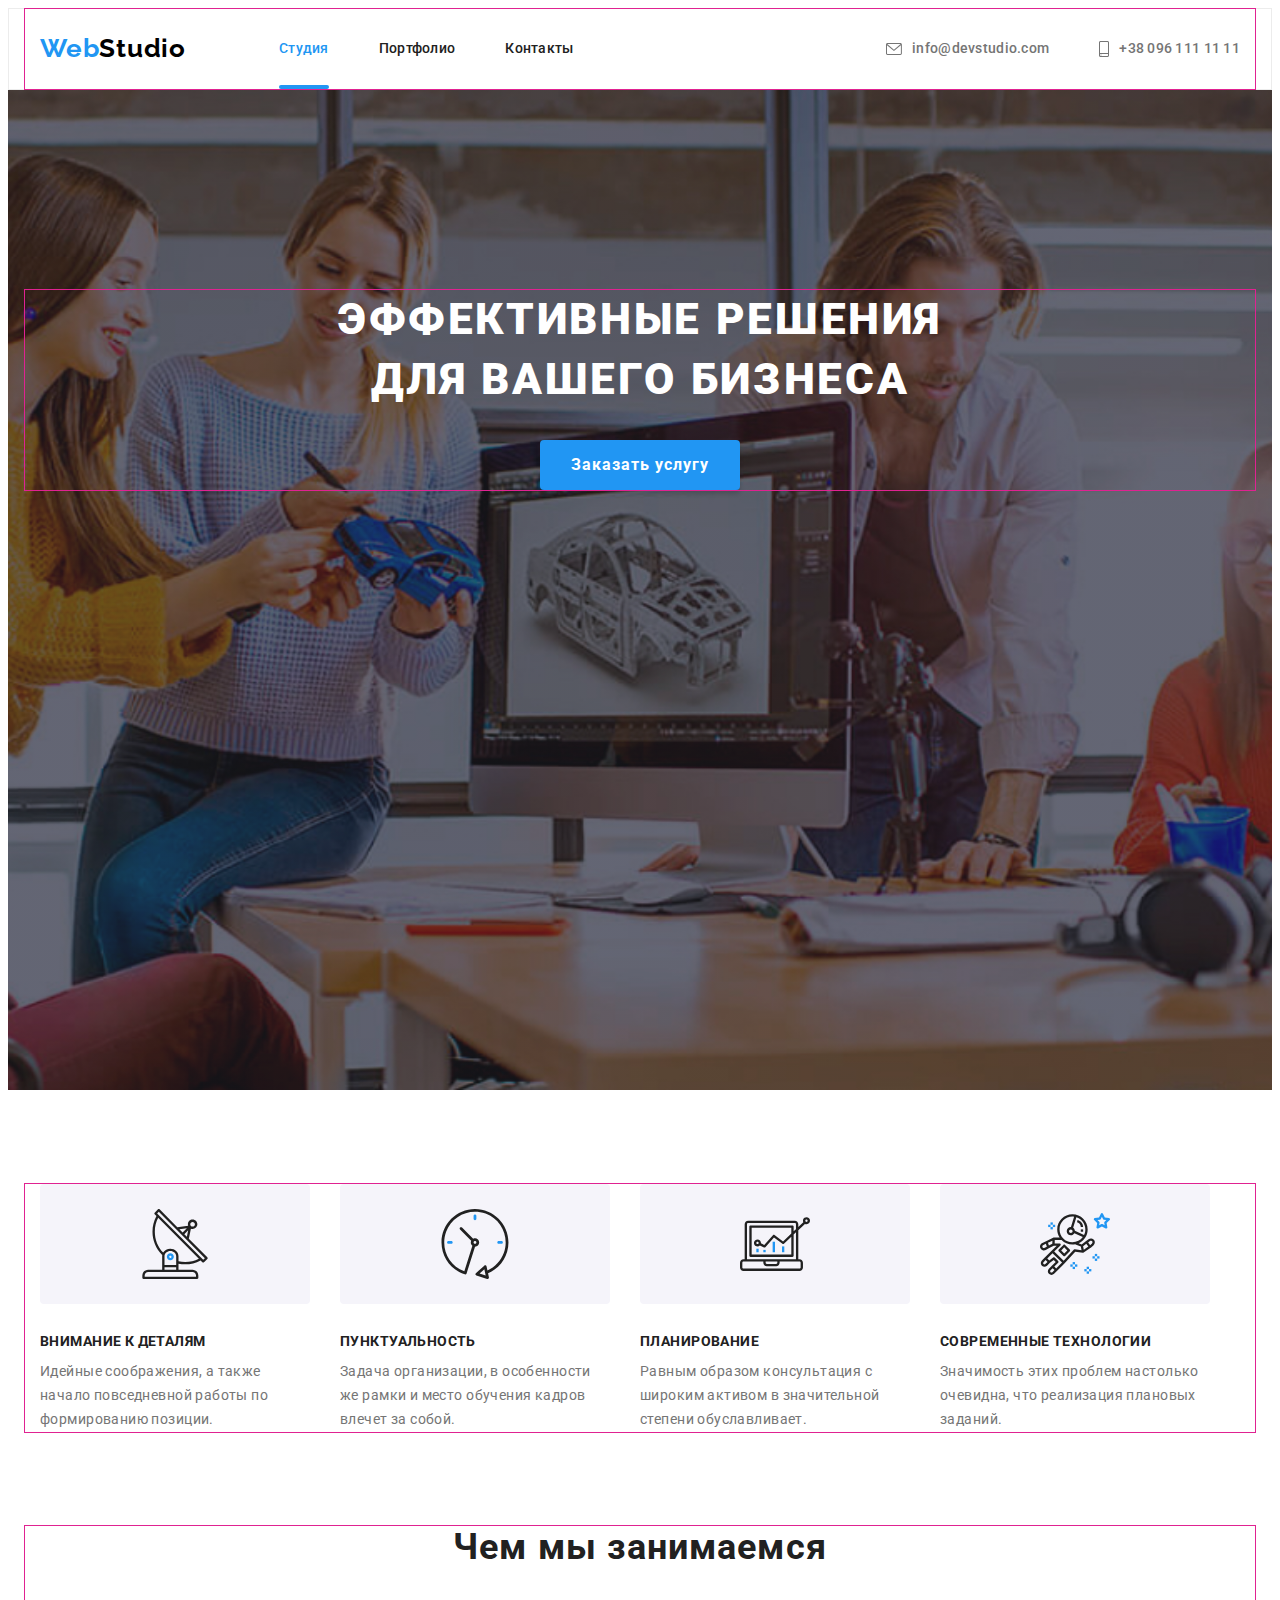
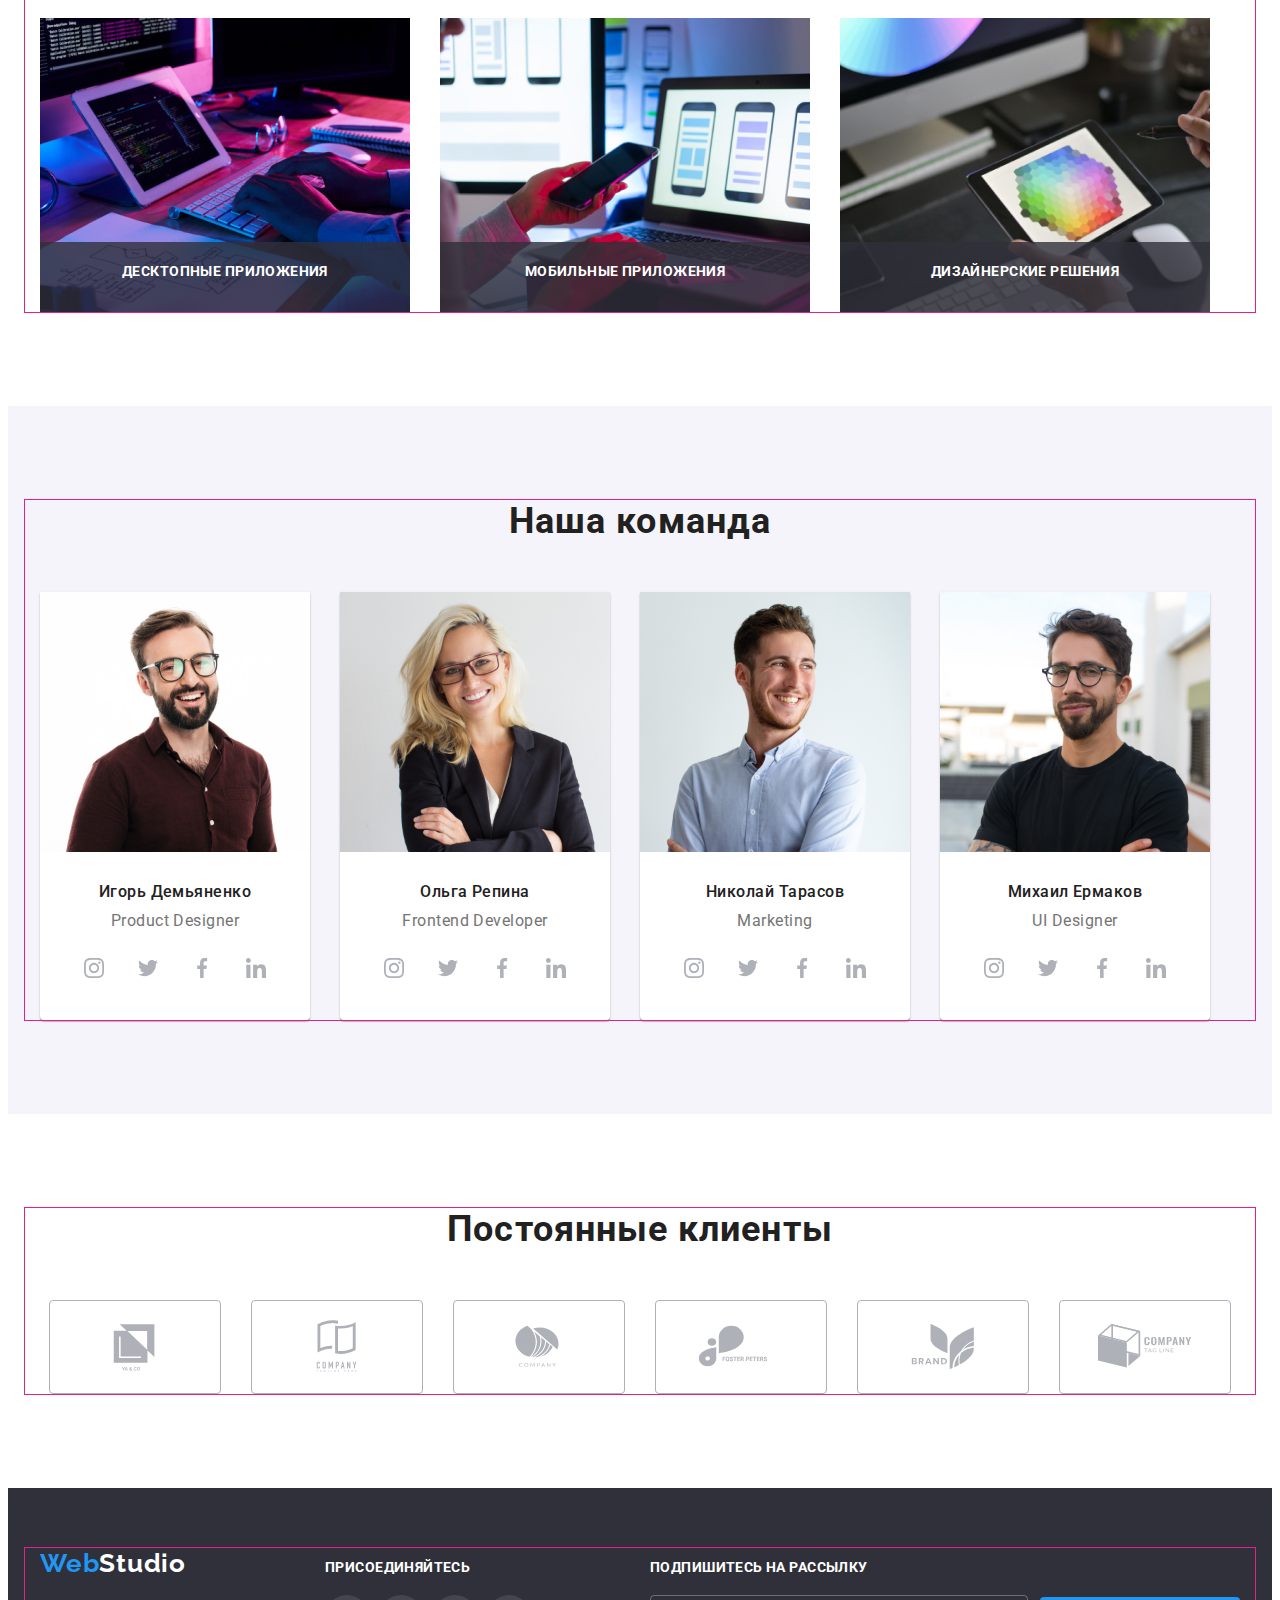
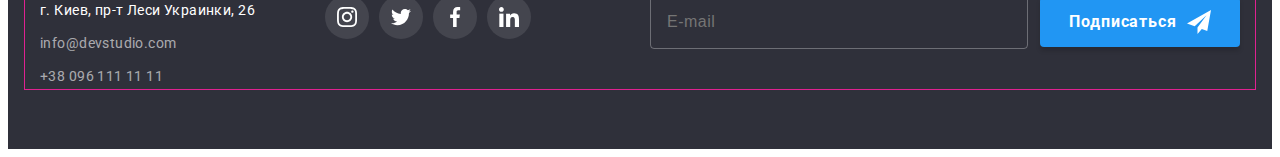
<file: index.html>
<!DOCTYPE html>
<html lang="ru">
<head>
    <meta charset="UTF-8">
    <meta http-equiv="X-UA-Compatible" content="IE=edge">
    <meta name="viewport" content="width=device-width, initial-scale=1.0">
    <link rel="preconnect" href="https://fonts.googleapis.com">
    <link rel="preconnect" href="https://fonts.gstatic.com" crossorigin>
    <link href="https://fonts.googleapis.com/css2?family=Raleway:wght@700&family=Roboto:wght@400;500;700;900&display=swap"
        rel="stylesheet">
        <link rel="stylesheet" href="https://cdnjs.cloudflare.com/ajax/libs/modern-normalize/1.1.0/modern-normalize.min.css"
            integrity="sha512-wpPYUAdjBVSE4KJnH1VR1HeZfpl1ub8YT/NKx4PuQ5NmX2tKuGu6U/JRp5y+Y8XG2tV+wKQpNHVUX03MfMFn9Q=="
            crossorigin="anonymous" referrerpolicy="no-referrer" />
       <link rel="stylesheet" href="./css/main.min.css">
    <title>Студия</title>
</head>
<body>
   <header class="header">
       <div class="container">
       <nav class="navigation">
           <a href="" lang="en" class="logo logo--dark link"> <span class="logo__accent">Web</span>Studio</a>
           <ul class="nav-list list"> 
               <li class="nav__item"><a href="" class="nav__link link current">Студия</a></li>
               <li class="nav__item"><a href="./portfolio.html" class="nav__link link">Портфолио</a></li>
               <li class="nav__item"><a href="" class="nav__link link">Контакты</a></li>
           </ul>
       </nav>
            <ul class="list-contacts list">
                <li class="list-contacts__item">
                    <a href="mailto:info@devstudio.com" class="list-contacts__link link current "> 
                <svg class="list-contacts__icon icon-envelope" width="16" height="12">
                    <use href="./images/icons.svg#icon-envelope"></use>
                </svg>  info@devstudio.com</a>
                </li>
                <li class="list-contacts__item">
                        <a href="tel:+380961111111" class="list-contacts__link link ">
                        <svg class="list-contacts__icon icon-smartphone" width="10" height="16">
                            <use href="./images/icons.svg#icon-smartphone"></use>
                        </svg> +38 096 111 11 11</a>
                    </li>
            </ul>
        </div>
          </header>
   <main>
      <section class="hero section">
          <div class="container ">
          <h1 class="hero__title">Эффективные решения для вашего бизнеса</h1>
          <button type="button" class="hero__btn btn" data-modal-open >Заказать услугу</button>
          </div>
      </section> 
      <section class="feature section">
        <div class="container">
          <h2  class="feature-top__title  visually-hidden">Преимущества</h2>
          <ul class="feature-list list">
              <li class="feature-list__item">
                  <div class="feature-gallery">
                    <svg class="feature-gallery__icon icon-antenna" width="70" height="70">
                    <use href="./images/icons.svg#icon-antenna-1"></use>
                </svg></div>
                  <h3 class="feature-bottom__title bottom-title--dark">Внимание к деталям</h3>
                  <p class="feature__text">Идейные соображения, а также начало повседневной работы по формированию позиции.</p>
              </li>
              <li class="feature-list__item">
                <div class="feature-gallery">
                <svg class="feature-gallery__icon icon-clock" width="70" height="70">
                    <use href="./images/icons.svg#icon-clock-1"></use>
                </svg></div>
                  <h3 class="feature-bottom__title bottom-title--dark">Пунктуальность</h3>
                  <p class="feature__text">Задача организации, в особенности  же рамки и место обучения кадров  влечет за собой.</p>
              </li>
              <li class="feature-list__item">
                <div class="feature-gallery">
                <svg class="feature-gallery__icon icon-diagram" width="70" height="70">
                    <use href="./images/icons.svg#icon-diagram-1"></use>
                </svg></div>
                  <h3 class="feature-bottom__title bottom-title--dark">Планирование</h3>
                  <p class="feature__text">Равным образом консультация с  широким активом в значительной степени обуславливает.</p>
              </li>
              <li class="feature-list__item">
                <div class="feature-gallery">
                <svg class="feature-gallery__icon icon-astronaut" width="70" height="70">
                    <use href="./images/icons.svg#icon-astronaut-1"></use>
                </svg></div>
                  <h3 class="feature-bottom__title bottom-title--dark">Современные технологии</h3>
                  <p class="feature__text">Значимость этих проблем настолько  очевидна, что реализация плановых заданий.</p>
              </li>
          </ul>
          </div>
      </section>
      <section class="work section">
          <div class="container">
          <h2 class="work-top__title">Чем мы занимаемся</h2>
          <ul class="work-list list">
              <li class="work-list__item">
                <div class="work-thumb">
                    <img src="./images/box1.jpg" alt="работа с ноутбуками" width="370">
                <div class="work-thumb__title">
                    <h3 class="work-bottom__title bottom-title--light">Десктопные приложения</h3>
                </div>
                </div>
            </li>
              <li class="work-list__item">
                  <div class="work-thumb">
                  <img src="./images/box2.jpg" alt="работа со сматрфоном" width="370">
                <div class="work-thumb__title">
                    <h3 class="work-bottom__title bottom-title--light">Мобильные приложения</h3>
                </div>
                </div>
            </li>
              <li class="work-list__item">
                  <div class="work-thumb">
                  <img src="./images/box3.jpg" alt="работа с планшетом" width="370">
                <div class="work-thumb__title">
                    <h3 class="work-bottom__title bottom-title--light">Дизайнерские решения</h3>
                </div>
                </div>
            </li>
          </ul>
        </div>
      </section>
      <section class="team section">
          <div class="container">
          <h2 class="team-top__title">Наша команда</h2>
          <ul class="team-list list">
              <li class="team-list__item">
                  <img class="team-list__img" src="./images/photo1.jpg" alt="Product Designer" width="270">
                  <h3 class="team-bottom__title">Игорь Демьяненко</h3>
                  <p lang="en" class="team-list__text">Product Designer</p>
                  <ul class="soc-list  list">
                      <li class="soc-list__item "><a class="soc-list__link soc-list__link--white" href="">
                          <svg class="soc-list__icon soc-list__icon--grey" width="20" height="20">
                        <use href="./images/icons.svg#icon-instagram-2"></use>
                    </svg></a></li>
                      <li class="soc-list__item "><a class="soc-list__link soc-list__link--white" href="">
                          <svg class="soc-list__icon soc-list__icon--grey" width="20" height="20">
                        <use href="./images/icons.svg#icon-twitter-1"></use>
                    </svg></a></li>
                      <li class="soc-list__item "><a class="soc-list__link soc-list__link--white" href="">
                          <svg class="soc-list__icon soc-list__icon--grey" width="20" height="20">
                        <use href="./images/icons.svg#icon-facebook-1"></use>
                    </svg></a></li>
                      <li class="soc-list__item "><a class="soc-list__link soc-list__link--white" href="">
                          <svg class="soc-list__icon soc-list__icon--grey" width="20" height="20">
                        <use href="./images/icons.svg#icon-linkedin-1"></use>
                    </svg></a></li>
                  </ul>
              </li>
              <li class="team-list__item">
                  <img class="team-list__img" src="./images/photo2.jpg" alt="Ольга Репин" width="270">
                  <h3 class="team-bottom__title">Ольга Репина</h3>
                  <p lang="en" class="team-list__text">Frontend Developer</p>
                <ul class="soc-list  list">
                    <li class="soc-list__item "><a class="soc-list__link soc-list__link--white " href="">
                            <svg class="soc-list__icon soc-list__icon--grey" width="20" height="20">
                                <use href="./images/icons.svg#icon-instagram-2"></use>
                            </svg></a></li>
                    <li class="soc-list__item "><a class="soc-list__link soc-list__link--white" href="">
                            <svg class="soc-list__icon soc-list__icon--grey" width="20" height="20">
                                <use href="./images/icons.svg#icon-twitter-1"></use>
                            </svg></a></li>
                    <li class="soc-list__item "><a class="soc-list__link soc-list__link--white" href="">
                            <svg class="soc-list__icon soc-list__icon--grey" width="20" height="20">
                                <use href="./images/icons.svg#icon-facebook-1"></use>
                            </svg></a></li>
                    <li class="soc-list__item "><a class="soc-list__link soc-list__link--white" href="">
                            <svg class="soc-list__icon soc-list__icon--grey" width="20" height="20">
                                <use href="./images/icons.svg#icon-linkedin-1"></use>
                            </svg></a></li>
                </ul>
              </li>
              <li class="team-list__item">
                  <img class="team-list__img" src="./images/photo3.jpg" alt="Николай Тарасов" width="270">
                  <h3 class="team-bottom__title">Николай Тарасов</h3>
                  <p lang="en" class="team-list__text">Marketing</p>
                <ul class="soc-list  list">
                    <li class="soc-list__item"><a class="soc-list__link soc-list__link--white" href="">
                            <svg class="soc-list__icon soc-list__icon--grey" width="20" height="20">
                                <use href="./images/icons.svg#icon-instagram-2"></use>
                            </svg></a></li>
                    <li class="soc-list__item"><a class="soc-list__link soc-list__link--white" href="">
                            <svg class="soc-list__icon soc-list__icon--grey" width="20" height="20">
                                <use href="./images/icons.svg#icon-twitter-1"></use>
                            </svg></a></li>
                    <li class="soc-list__item"><a class="soc-list__link soc-list__link--white" href="">
                            <svg class="soc-list__icon soc-list__icon--grey" width="20" height="20">
                                <use href="./images/icons.svg#icon-facebook-1"></use>
                            </svg></a></li>
                    <li class="soc-list__item"><a class="soc-list__link soc-list__link--white" href="">
                            <svg class="soc-list__icon soc-list__icon--grey" width="20" height="20">
                                <use href="./images/icons.svg#icon-linkedin-1"></use>
                            </svg></a></li>
                </ul>
              </li>
              <li class="team-list__item">
                  <img class="team-list__img" src="./images/photo4.jpg" alt="Михаил Ермаков" width="270">
                  <h3 class="team-bottom__title">Михаил Ермаков</h3>
                  <p lang="en" class="team-list__text">UI Designer</p>
                <ul class="soc-list  list">
                    <li class="soc-list__item"><a class="soc-list__link soc-list__link--white" href="">
                            <svg class="soc-list__icon soc-list__icon--grey" width="20" height="20">
                                <use href="./images/icons.svg#icon-instagram-2"></use>
                            </svg></a></li>
                    <li class="soc-list__item"><a class="soc-list__link soc-list__link--white" href="">
                            <svg class="soc-list__icon soc-list__icon--grey" width="20" height="20">
                                <use href="./images/icons.svg#icon-twitter-1"></use>
                            </svg></a></li>
                    <li class="soc-list__item"><a class="soc-list__link soc-list__link--white" href="">
                            <svg class="soc-list__icon soc-list__icon--grey" width="20" height="20">
                                <use href="./images/icons.svg#icon-facebook-1"></use>
                            </svg></a></li>
                    <li class="soc-list__item"><a class="soc-list__link soc-list__link--white" href="">
                            <svg class="soc-list__icon soc-list__icon--grey" width="20" height="20">
                                <use href="./images/icons.svg#icon-linkedin-1"></use>
                            </svg></a></li>
                </ul>
              </li>
          </ul>
        </div>
      </section>
      <section class="clients section">
        <div class="container">
            <h2 class="clients-top__title">Постоянные клиенты</h2>
            <ul class="logo-list list">
                <li class="logo-list__item"><a class="logo-list__link" href="">
                    <svg class="logo-list__icon" width="106" height="60">
                        <use href="./images/icons.svg#icon-Logo"></use>
                    </svg>
                </a></li>
                <li class="logo-list__item"><a class="logo-list__link" href="">
                    <svg class="logo-list__icon" width="106" height="60">
                        <use href="./images/icons.svg#icon-Logo1"></use>
                    </svg>
                </a></li>
                <li class="logo-list__item"><a class="logo-list__link" href="">
                    <svg class="logo-list__icon" width="106" height="60">
                        <use href="./images/icons.svg#icon-Logo2"></use>
                    </svg>
                </a></li>
                <li class="logo-list__item "><a class="logo-list__link" href="">
                    <svg class="logo-list__icon" width="106" height="60">
                        <use href="./images/icons.svg#icon-Logo3"></use>
                    </svg>
                </a></li>
                <li class="logo-list__item"><a class="logo-list__link" href="">
                    <svg class="logo-list__icon" width="106" height="60">
                        <use href="./images/icons.svg#icon-Logo4"></use>
                    </svg>
                </a></li>
                <li class="logo-list__item"><a class="logo-list__link" href="">
                    <svg class="logo-list__icon" width="106" height="60">
                        <use href="./images/icons.svg#icon-Logo5"></use>
                    </svg>
                </a></li>
            </ul>
        </div>
      </section>
   </main>
   <footer class="footer">
       <div class="container footer-content">
           <div class="footer-address">
    <a href="" lang="en" class="logo logo--light link"><span class="logo__accent">Web</span>Studio</a>
       <address class="top-address">
        <ul class="address-list list">
            <li class="address-list__item address">г. Киев, пр-т Леси Украинки, 26</li>
            <li class="address-list__item mail"><a href="mailto:info@devstudio.com" class="address-list__link link">info@devstudio.com</a></li>
             <li class="address-list__item"><a href="tel:+380961111111" class="address-list__link link">+38 096 111 11 11</a></li>
        </ul>
    </address></div>
    <div class="social">
    <p class="social-text">присоединяйтесь</p>
    <ul class="soc-list list">
        <li class="soc-list__item"><a class="soc-list__link soc-list__link--grey" href="">
            <svg class="soc-list__icon soc-list__icon--white" width="20" height="20">
            <use href="./images/icons.svg#icon-instagram-2"></use>
        </svg></a></li>
        <li class="soc-list__item"><a class="soc-list__link soc-list__link--grey"  href="">
            <svg class="soc-list__icon soc-list__icon--white" width="20" height="20">
            <use href="./images/icons.svg#icon-twitter-1"></use>
        </svg></a></li>
        <li class="soc-list__item"><a class="soc-list__link soc-list__link--grey"  href="">
            <svg class="soc-list__icon soc-list__icon--white" width="20" height="20">
            <use href="./images/icons.svg#icon-facebook-1"></use>
        </svg></a></li>
        <li class="soc-list__item"><a class="soc-list__link soc-list__link--grey"  href="">
            <svg class="soc-list__icon soc-list__icon--white" width="20" height="20">
            <use href="./images/icons.svg#icon-linkedin-1"></use>
        </svg></a></li>
    </ul></div>
    <div class="form">
        <p class="form__text">Подпишитесь на рассылку</p>
            <form class="form__content">
            <input 
            type="email"
            class="form__input"
            name="user-email"
            placeholder="E-mail">
            <button type="submit" class="form-btn btn">Подписаться
                <svg class="form-icon" width="24" height="24">
                    <use href="./images/icons.svg#icon-icon-send1"></use>
                </svg>
            </button>
        </form>
        </div>
        </div>
       </footer>
       <div class="backdrop is-hidden" data-modal>
           <div class="modal">
               <svg class="modal-close" width="18" height="18" data-modal-close>
                <use href="./images/icons.svg#icon-close-black-18dp-2-1"></use>
               </svg>
               <p class="modal__text">Оставьте свои данные, мы вам перезвоним</p>
               <form>
                <div class="modal-field">
                    <label for="name" class="modal-field__label">Имя</label>
                    <div class="modal-input-wrap">
                    <input
                     type="text"
                     name="name"
                     id="name"
                     class="modal-field__input" />
                    <svg class="modal-field__icon" width="18" height="18">
                        <use href="./images/icons.svg#icon-person-black-18dp-1"></use>
                    </svg></div>
                </div>
                <div class="modal-field">
                    <label for="tel" class="modal-field__label">Телефон</label>
                    <div class="modal-input-wrap">
                    <input
                     type="tel"
                     name="tel"
                     id="tel" 
                     class="modal-field__input"/>
                    <svg class="modal-field__icon" width="18" height="18">
                        <use href="./images/icons.svg#icon-phone-black-18dp-1"></use>
                    </svg></div>
                </div>
                <div class="modal-field">
                    <label for="email" class="modal-field__label">Почта</label>
                    <div class="modal-input-wrap">
                    <input 
                     type="email"
                     name="email"
                     id="email"
                     class="modal-field__input"
                     />
                    <svg  class="modal-field__icon" width="18" height="18">
                        <use href="./images/icons.svg#icon-email-black-18dp-1"></use>
                    </svg></div>
                </div>
                <div class="modal-area">
                    <label for="text" class="modal-field__label">Комментарий</label>
                <textarea
                    name="text"
                    id="text"
                    placeholder="Введите текст"
                    class="modal-area__input"
                ></textarea>
                </div>
                <div class="modal-check">
                    <input
                    type="checkbox" 
                    class="modal-check__input visually-hidden"
                    id="checkbox"
                    name="policy" 
                    value="policy" />
                    <label for="checkbox" 
                    class="modal-check__label">Соглашаюсь с рассылкой и принимаю<a href="" class="modal-check__link">Условия договора</a>
                    </label>
                </div>
                <button type="submit" class="modal-btn">Отправить</button>
               </form>
           </div>
       </div>
    <script src="./js/modal.js"></script>
</body>
</html>
</file>
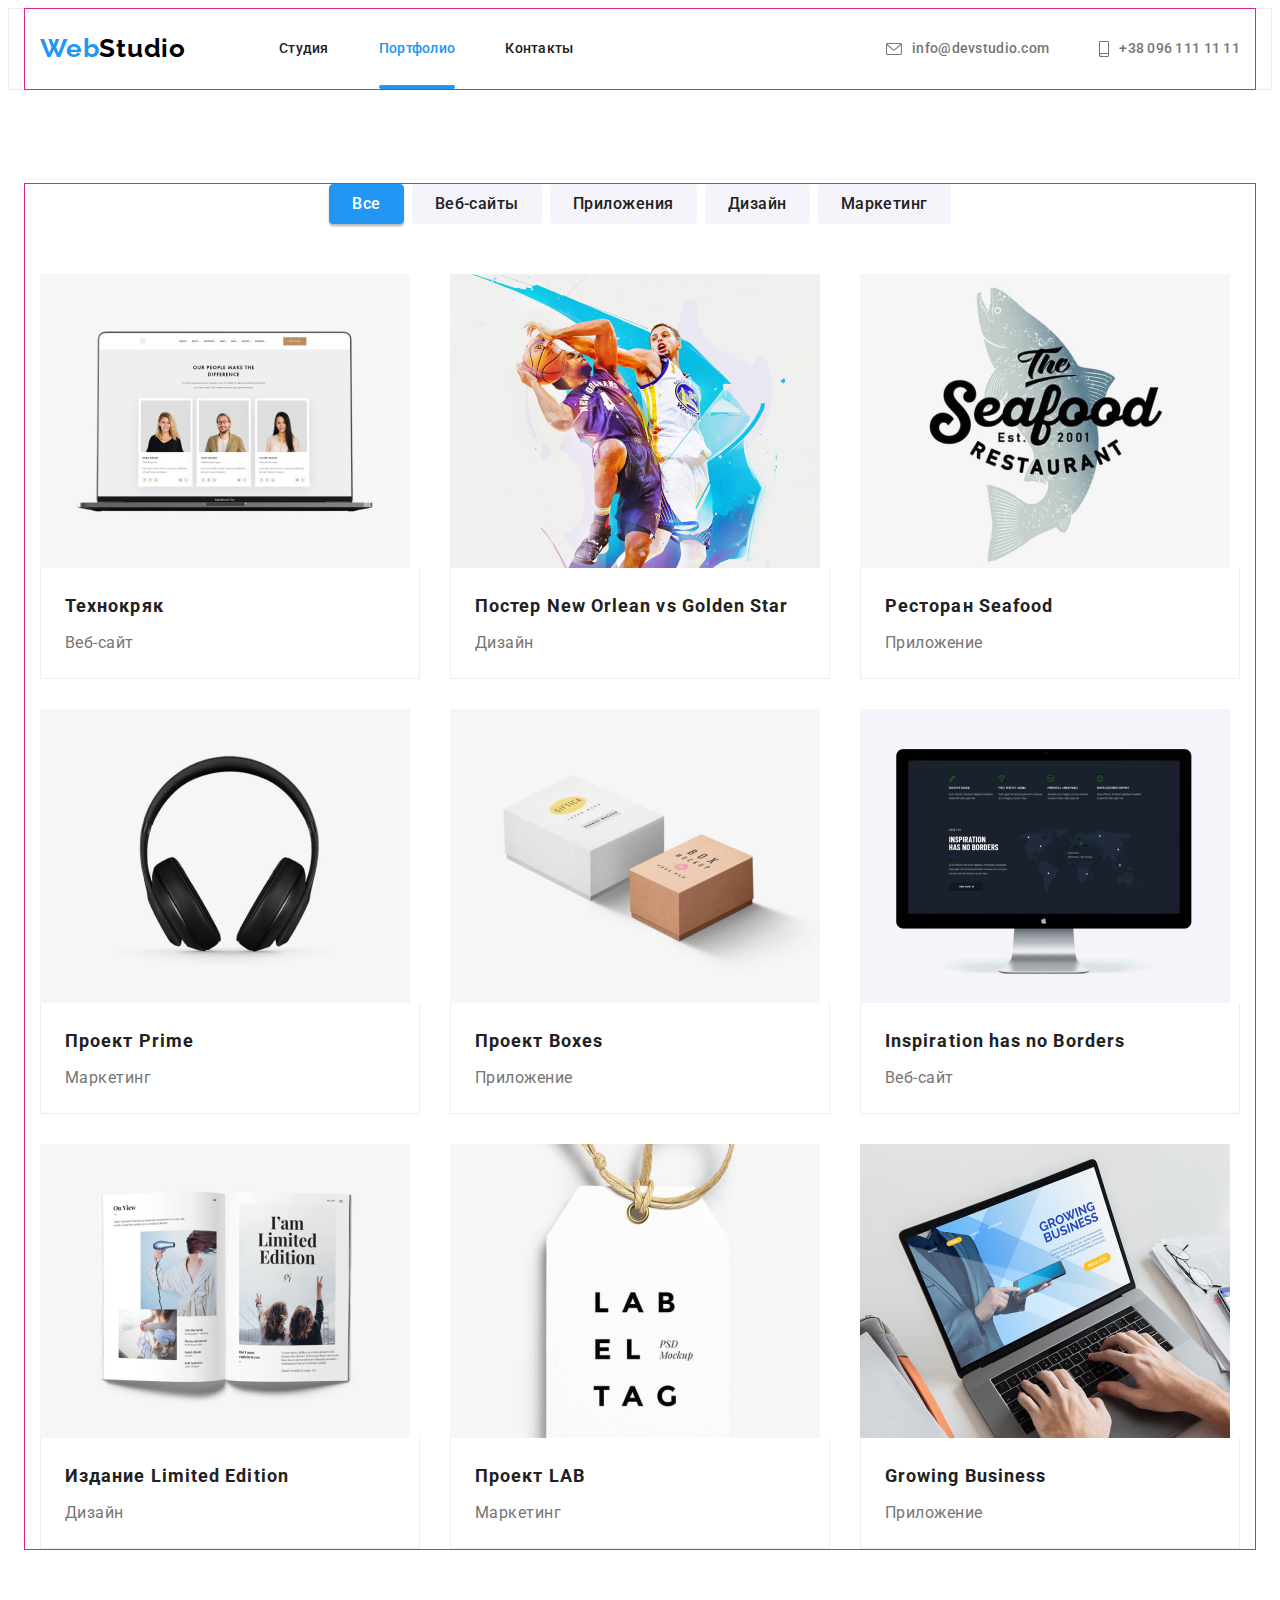
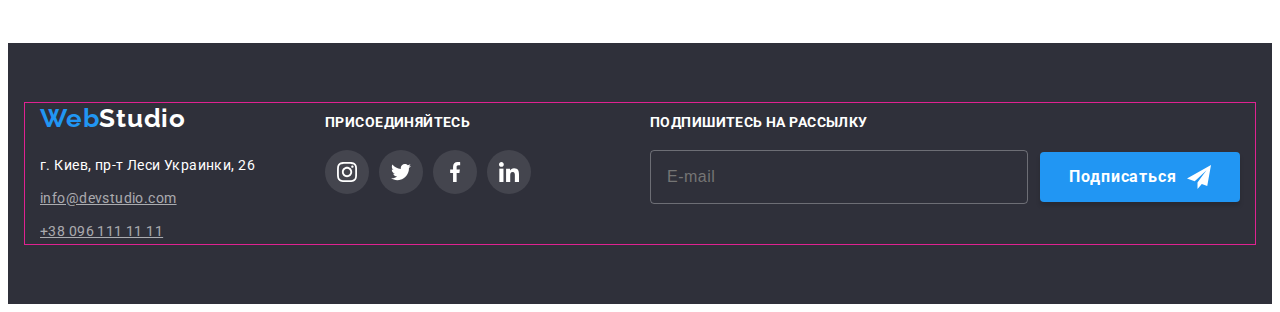
<file: portfolio.html>
<!DOCTYPE html>
<html lang="ru">
<head>
    <meta charset="UTF-8">
    <meta http-equiv="X-UA-Compatible" content="IE=edge">
    <meta name="viewport" content="width=device-width, initial-scale=1.0">
    <link rel="preconnect" href="https://fonts.googleapis.com">
    <link rel="preconnect" href="https://fonts.gstatic.com" crossorigin>
    <link href="https://fonts.googleapis.com/css2?family=Raleway:wght@700&family=Roboto:wght@400;500;700;900&display=swap"
        rel="stylesheet">
        <link rel="stylesheet" href="https://cdnjs.cloudflare.com/ajax/libs/modern-normalize/1.1.0/modern-normalize.min.css"
            integrity="sha512-wpPYUAdjBVSE4KJnH1VR1HeZfpl1ub8YT/NKx4PuQ5NmX2tKuGu6U/JRp5y+Y8XG2tV+wKQpNHVUX03MfMFn9Q=="
            crossorigin="anonymous" referrerpolicy="no-referrer" />
    <link rel="stylesheet" href="./css/main.min.css">
    <title>Портфолио</title>
</head>
<body>
    <header class="header">
        <div class="container">
        <nav class="navigation">
            <a href="" lang="en" class="logo logo--dark link"><span class="logo__accent">Web</span>Studio</a>
            <ul class="nav-list list"> 
                <li class="nav__item"><a href="./index.html" class="nav__link link">Студия</a></li>
                <li class="nav__item"><a href="" class="nav__link link current">Портфолио</a></li>
                <li class="nav__item"><a href="" class="nav__link link">Контакты</a></li>
            </ul>
        </nav> 
            <ul class="list-contacts list">
                <li class="list-contacts__item"><a href="mailto:info@devstudio.com" class="list-contacts__link link">
                    <svg class="list-contacts__icon icon-envelope" width="16" height="12">
                        <use href="./images/icons.svg#icon-envelope"></use>
                    </svg> info@devstudio.com</a></li>
                <li class="list-contacts__item"><a href="tel:+380961111111" class="list-contacts__link link">
                    <svg class="list-contacts__icon icon-smartphone" width="10" height="16">
                        <use href="./images/icons.svg#icon-smartphone"></use>
                    </svg> +38 096 111 11 11</a></li>
            </ul>
        </div>
    </header>
    <main>
        <section class="portfolio section">
            <div class="container">
                <h1  class="portfolio-top-title visually-hidden">Портфолио</h1>
            <ul class="portfolio-btn-list list">
                <li class="portfolio-btn-item"> <button type="button" class="portfolio-btn current-btn">Все</button> </li>
                <li class="portfolio-btn-item"><button type="button" class="portfolio-btn">Веб-сайты</button></li>
                <li class="portfolio-btn-item"><button type="button" class="portfolio-btn">Приложения</button></li>
                <li class="portfolio-btn-item"><button type="button" class="portfolio-btn">Дизайн</button></li>
                <li class="portfolio-btn-item"><button type="button" class="portfolio-btn">Маркетинг</button></li>
            </ul> 
            <ul class="portfolio-list list">
                <li class="portfolio-item"> 
                        <a class="portfolio-link link" href="">  
                          <div class="overlay">                                         
                        <img src="./images/box4.jpg" alt="Веб-сайт" width="370"> 
                        <p class="overlay-text">Ресурс предлагает комплексные предложения с разным уровнем функционала и сервисов. Все это позволит посетителю получить
                        исчерпывающие сведения  о компании или частном лице.</p></div>
                        <div class="portfolio-content">
                        <h2 class="portfolio-bottom-title">Технокряк</h2>
                        <p class="portfolio-text">Веб-сайт</p></div></a>
                </li>
                <li class="portfolio-item"> 
                    <a class="portfolio-link link" href="">
                        <div class="overlay">
                        <img src="./images/box5.jpg" alt="Постер" width="370">
                        <p class="overlay-text">Ресурс предлагает комплексные предложения с разным уровнем функционала и сервисов. Все это
                            позволит посетителю получить
                            исчерпывающие сведения  о компании или частном лице.</p>
                        </div>
                        <div class="portfolio-content">
                        <h2 class="portfolio-bottom-title">Постер <span lang="en">New Orlean vs Golden Star</span> </h2>
                        <p class="portfolio-text">Дизайн</p> </div></a>
                </li> 
                <li class="portfolio-item">  
                    <a class="portfolio-link link" href="">
                        <div class="overlay">
                        <img src="./images/box6.jpg" alt="Ресторан " width="370">
                        <p class="overlay-text">Ресурс предлагает комплексные предложения с разным уровнем функционала и сервисов. Все это
                            позволит посетителю получить
                            исчерпывающие сведения  о компании или частном лице.</p>
                        </div>
                        <div class="portfolio-content">
                        <h2 class="portfolio-bottom-title">Ресторан <span lang="en">Seafood</span></h2>
                        <p class="portfolio-text">Приложение</p></div></a>
                </li>
                <li class="portfolio-item"> 
                    <a class="portfolio-link link" href="">
                        <div class="overlay">
                        <img src="./images/box7.jpg" alt="Наушники" width="370">
                        <p class="overlay-text">Ресурс предлагает комплексные предложения с разным уровнем функционала и сервисов. Все это
                            позволит посетителю получить
                            исчерпывающие сведения  о компании или частном лице.</p>
                        </div>
                        <div class="portfolio-content">
                        <h2 class="portfolio-bottom-title">Проект <span lang="en">Prime</span></h2>
                        <p class="portfolio-text">Маркетинг</p> </div></a>
                </li>
                <li class="portfolio-item">  
                    <a class="portfolio-link link" href="">
                        <div class="overlay">
                        <img src="./images/box8.jpg" alt="Упаковка" width="370">
                        <p class="overlay-text">Ресурс предлагает комплексные предложения с разным уровнем функционала и сервисов. Все это
                            позволит посетителю получить
                            исчерпывающие сведения  о компании или частном лице.</p>
                        </div>
                        <div class="portfolio-content">
                        <h2 class="portfolio-bottom-title">Проект <span lang="en">Boxes</span></h2>
                        <p class="portfolio-text">Приложение</p> </div></a>
                </li>
                <li class="portfolio-item">    
                    <a class="portfolio-link link" href="">
                        <div class="overlay">
                        <img src="./images/box9.jpg" alt="Монитор" width="370">
                        <p class="overlay-text">Ресурс предлагает комплексные предложения с разным уровнем функционала и сервисов. Все это
                            позволит посетителю получить
                            исчерпывающие сведения  о компании или частном лице.</p>
                        </div>
                        <div class="portfolio-content">
                        <h2 lang="en" class="portfolio-bottom-title">Inspiration has no Borders</h2>
                        <p class="portfolio-text">Веб-сайт</p> </div></a>
                </li>
                <li class="portfolio-item">  
                    <a class="portfolio-link link" href="">
                        <div class="overlay">
                        <img src="./images/box10.jpg" alt="Журнал" width="370">
                        <p class="overlay-text">Ресурс предлагает комплексные предложения с разным уровнем функционала и сервисов. Все это
                            позволит посетителю получить
                            исчерпывающие сведения  о компании или частном лице.</p>
                        </div>
                        <div class="portfolio-content">
                        <h2 class="portfolio-bottom-title">Издание <span lang="en">Limited Edition</span></h2>
                        <p class="portfolio-text">Дизайн</p></div></a>
                </li>
                <li class="portfolio-item">  
                    <a class="portfolio-link link" href="">
                        <div class="overlay">
                        <img src="./images/box11.jpg" alt="Карточка" width="370">
                        <p class="overlay-text">Ресурс предлагает комплексные предложения с разным уровнем функционала и сервисов. Все это
                            позволит посетителю получить
                            исчерпывающие сведения  о компании или частном лице.</p>
                        </div>
                        <div class="portfolio-content">
                        <h2 class="portfolio-bottom-title">Проект <span lang="en">LAB</span></h2>
                        <p class="portfolio-text">Маркетинг</p></div></a>
                </li>
                <li class="portfolio-item">   
                    <a class="portfolio-link link" href="">
                        <div class="overlay">
                        <img src="./images/box12.jpg" alt="Ноутбук" width="370">
                        <p class="overlay-text">Ресурс предлагает комплексные предложения с разным уровнем функционала и сервисов. Все это
                            позволит посетителю получить
                            исчерпывающие сведения  о компании или частном лице.</p>
                        </div>
                        <div class="portfolio-content">
                        <h2 lang="en" class="portfolio-bottom-title">Growing Business</h2>
                        <p class="portfolio-text">Приложение</p> </div></a>
                </li>
            </ul>
            </div>
        </section>
    </main>
    <footer class="footer">
        <div class="container footer-content">
            <div class="footer-address">
        <a href="" lang="en" class="logo logo--light link"><span class="logo__accent">Web</span>Studio</a>
        <address class="top-address">
            <ul class="address-list list">
                <li class="address-list__item address">г. Киев, пр-т Леси Украинки, 26</li>
                <li class="address-list__item mail"><a href="mailto:info@devstudio.com" class="address-list__link">info@devstudio.com</a></li>
                <li class="address-list__item"><a href="tel:+380961111111" class="address-list__link">+38 096 111 11 11</a></li>
            </ul>
        </address></div>
           <div class="social">
            <p class="social-text">присоединяйтесь</p>
            <ul class="soc-list list">
                <li class="soc-list__item"><a class="soc-list__link soc-list__link--grey" href="">
                        <svg class="soc-list__icon soc-list__icon--white" width="20" height="20">
                            <use href="./images/icons.svg#icon-instagram-2"></use>
                        </svg></a></li>
                <li class="soc-list__item"><a class="soc-list__link soc-list__link--grey" href="">
                        <svg class="soc-list__icon soc-list__icon--white" width="20" height="20">
                            <use href="./images/icons.svg#icon-twitter-1"></use>
                        </svg></a></li>
                <li class="soc-list__item"><a class="soc-list__link soc-list__link--grey" href="">
                        <svg class="soc-list__icon soc-list__icon--white" width="20" height="20">
                            <use href="./images/icons.svg#icon-facebook-1"></use>
                        </svg></a></li>
                <li class="soc-list__item"><a class="soc-list__link soc-list__link--grey" href="">
                        <svg class="soc-list__icon soc-list__icon--white" width="20" height="20">
                            <use href="./images/icons.svg#icon-linkedin-1"></use>
                        </svg></a></li>
            </ul>
            </div>
            <div class="form">
                <p class="form__text">Подпишитесь на рассылку</p>
                <form class="form__content">
                    <input 
                    type="email" 
                    class="form__input"
                    name="user-email"
                    placeholder="E-mail">
                    <button type="submit" class="form-btn btn">Подписаться
                        <svg class="form-icon" width="24" height="24">
                            <use href="./images/icons.svg#icon-icon-send1"></use>
                        </svg>
                    </button>
                </form>
            </div>
        </div>
    </footer>
    </body>
</html>
</file>
<file: css/main.min.css>
body{font-family:'Roboto',sans-serif;font-size:14px;color:var(--top-text-color);background-color:var(--body-color)}.link{text-decoration:none}.list{list-style:none}.is-hidden{opacity:0;pointer-events:none;visibility:hidden}p,h1,h2,h3,h4,h5,h6{margin:0}ul,ol{padding-left:0;margin:0}img{display:block;max-width:100%;height:auto}:root{--body-color:#ffffff;--logo-top-color: #000000;--logo-bottom-color:#FFFFFF;--accent-color: #2196F3;--header-color:  #212121;--hover-color:#2196F3;--current-color:#2196F3;--hero-color:#2F303A;--top-title-color:  #FFFFFF;--bottom-title-color: #212121;--second-title-color:#212121;--third-title-color:#212121;--top-btn-color: #FFFFFF;--hover-btn-color:#188CE8;--second-btn-color: #212121;--bacground-btn-color:#F5F4FA;--top-text-color:#757575;--bottom-text-color: #757575;--second-text-color:#757575;--team-color:#FFFFFF;--team-fon-color:#F5F4FA;--footer-color:#2F303A;--address-color:#FFFFFF;--contacts-color: rgba(255, 255, 255, 0.6);--portfolio-fon-color:#FFFFFF;--first-margin:30px;--second-margin:30px;--duration:250ms;--time-function:cubic-bezier(0.4, 0, 0.2, 1)}.visually-hidden{position:absolute;white-space:nowrap;width:1px;height:1px;overflow:hidden;border:0;padding:0;clip:rect(0 0 0 0);clip-path:inset(50%);margin:-1px}.container{width:1200px;padding-left:15px;padding-right:15px;margin:0 auto;outline:1px solid #e02291}.section{padding-top:94px;padding-bottom:94px}.logo{font-family:'Raleway','Tahoma', sans-serif;font-weight:700;font-size:26px;line-height:1.19;letter-spacing:0.03em}.logo--dark{padding-top:24px;padding-bottom:24px;color:var(--logo-top-color)}.logo--light{color:var(--logo-bottom-color)}.logo__accent{font-family:'Raleway','Tahoma', sans-serif;font-weight:700;font-size:26px;line-height:1.19;letter-spacing:0.03em;color:var(--accent-color)}.list-contacts{display:flex;margin-left:auto}.list-contacts__item{display:flex;align-items:center}.list-contacts__item+.list-contacts__item{margin-left:50px}.list-contacts__link{font-weight:500;font-size:14px;line-height:1.14;letter-spacing:0.02em;display:flex;align-items:center;padding-top:32px;padding-bottom:32px;color:var(--top-text-color);transition:color var(--duration) var(--time-function)}.list-contacts__link:hover,.list-contacts__link:focus{color:var(--hover-color)}.list-contacts__icon{display:block;cursor:pointer;margin-right:10px;fill:var(--top-text-color)}.list-contacts__link:hover .icon-envelope,.list-contacts__link:focus .icon-envelope,.list-contacts__link:hover .icon-smartphone,.list-contacts__link:focus .icon-smartphone{fill:var(--hover-color)}.btn{font-family:inherit;font-weight:700;font-size:16px;line-height:1.88;text-align:center;letter-spacing:0.06em;display:flex;justify-content:center;align-items:center;margin:0 auto;min-width:200px;height:50px;border:1px solid transparent;border-radius:4px;box-shadow:0px 4px 4px rgba(0,0,0,0.15);color:var(--top-btn-color);background-color:var(--accent-color)}.feature-top__title,.work-top__title,.team-top__title,.clients-top__title{font-family:'Roboto';font-size:36px;line-height:1.17;text-align:center;letter-spacing:0.03em;margin-bottom:50px;color:var(--bottom-title-color)}.feature-bottom__title,.work-bottom__title{font-family:'Roboto';font-size:14px;line-height:1.14;letter-spacing:0.03em;text-transform:uppercase;margin-bottom:10px}.bottom-title--dark{color:var(--second-title-color)}.bottom-title--light{color:#FFFFFF}.soc-list{display:flex;justify-content:center}.soc-list__item+.soc-list__item{margin-left:10px}.soc-list__link{display:flex;width:44px;height:44px;border-radius:50%;justify-content:center;align-items:center;transition:background-color var(--duration) var(--time-function)}.soc-list__link:hover,.soc-list__link:focus{background-color:var(--hover-color)}.soc-list__link--white{background-color:#FFFFFF}.soc-list__link--grey{background-color:rgba(255,255,255,0.1)}.soc-list__icon{transition:fill var(--duration) var(--time-function)}.soc-list__link:hover .soc-list__icon,.soc-list__link:focus .soc-list__icon{fill:#FFFFFF}.soc-list__icon--grey{fill:#AFB1B8}.soc-list__icon--white{fill:#FFFFFF}.header{border:1px solid #ECECEC}.header .container{display:flex;align-items:center}.navigation{display:flex}.nav-list{display:flex;align-items:center;margin-left:93px}.nav__item+.nav__item{margin-left:50px}.nav__link{position:relative;font-weight:500;font-size:14px;line-height:1.14;letter-spacing:0.02em;display:block;padding-top:32px;padding-bottom:32px;color:var(--header-color);transition:color var(--duration) var(--time-function)}.nav__link:hover,.nav__link:focus{color:var(--hover-color)}.nav__link.current{color:var(--current-color)}.nav__link.current::after{position:absolute;bottom:0;content:"";width:100%;height:4px;border-radius:2px;display:block;background-color:var(--current-color)}.hero{padding-top:200px;padding-bottom:200px;text-align:center;max-width:1600px;height:600px;margin-left:auto;margin-right:auto;background-image:linear-gradient(rgba(47,48,58,0.4), rgba(47,48,58,0.4)),url(../images/hero.jpg);background-repeat:no-repeat;background-position:center;background-size:cover}.hero__title{font-family:'Roboto';font-weight:900;font-size:44px;line-height:1.36;letter-spacing:0.06em;text-transform:uppercase;text-align:center;display:inline-block;width:696px;margin-bottom:var(--second-margin);color:var(--top-title-color)}.hero__btn{transition:background-color var(--duration) var(--time-function),color var(--duration) var(--time-function)}.hero__btn:hover,.hero__btn:focus{background-color:var(--hover-btn-color)}.feature{padding-bottom:47px}.feature-list{display:flex}.feature-list__item{width:270px}.feature-list__item+.feature-list__item{margin-left:var(--first-margin)}.feature-gallery{display:flex;width:270px;height:120px;border-radius:4px;justify-content:center;align-items:center;margin-bottom:30px;background-color:var(--team-fon-color)}.feature__text{font-size:14px;line-height:1.71;letter-spacing:0.03em;color:var(--top-text-color)}.work{padding-top:47px}.work-list{display:flex}.work-list__item+.work-list__item{margin-left:var(--first-margin)}.work-thumb{position:relative}.work-thumb__title{position:absolute;bottom:0;display:flex;width:100%;height:70px;justify-content:center;align-items:center;background-color:rgba(47,48,58,0.8)}.team{background-color:var(--team-fon-color)}.team-list{display:flex}.team-list__item{box-shadow:0px 1px 3px rgba(0,0,0,0.12),0px 1px 1px rgba(0,0,0,0.14),0px 2px 1px rgba(0,0,0,0.2);border-radius:0px 0px 4px 4px;overflow:hidden;padding-bottom:30px;background-color:var(--team-color)}.team-list__item+.team-list__item{margin-left:var(--first-margin)}.team-list__img{margin-bottom:var(--second-margin)}.team-bottom__title{font-family:'Roboto';font-weight:500;font-size:16px;line-height:1.19;text-align:center;letter-spacing:0.03em;margin-bottom:10px;color:var(--second-title-color)}.team-list__text{font-size:16px;line-height:1.19;text-align:center;letter-spacing:0.03em;margin-bottom:16px;color:var(--bottom-text-color)}.logo-list{display:flex;justify-content:center}.logo-list__item+.logo-list__item{margin-left:30px}.logo-list__link{outline:transparent;display:flex;justify-content:center;align-items:center;width:170px;height:92px;border:1px solid #AFB1B8;border-radius:4px;background-color:#FFFFFF;transition:background-color var(--duration) var(--time-function)}.logo-list__link:hover,.logo-list__link:focus{border-color:var(--accent-color)}.logo-list__icon{fill:#AFB1B8;transition:fill var(--duration) var(--time-function)}.logo-list__link:hover .logo-list__icon,.logo-list__link:focus .logo-list__icon{fill:var(--hover-color)}.footer{padding-top:60px;padding-bottom:60px;background-color:var(--footer-color)}.footer-content{display:flex;align-items:baseline}.address-list{font-style:normal}.top-address{margin-top:20px}.address{font-size:14px;line-height:1.71;letter-spacing:0.03em;margin-bottom:9px;color:var(--address-color)}.mail{margin-bottom:9px}.address-list__link{font-size:14px;line-height:1.71;letter-spacing:0.03em;color:var(--contacts-color);transition:color var(--duration) var(--time-function)}.address-list__link:hover,.address-list__link:focus{color:var(--hover-color)}.social{margin-left:70px}.social-text{font-weight:700;line-height:16px;letter-spacing:0.03em;text-transform:uppercase;margin-bottom:20px;color:#FFFFFF}.form{margin-left:auto}.form__text{font-weight:700;line-height:16px;letter-spacing:0.03em;text-transform:uppercase;margin-bottom:20px;color:#FFFFFF}.form__content{display:flex;justify-content:center;align-items:center}.form__input{font-weight:400;font-size:16px;line-height:1.25;letter-spacing:0.03em;min-width:358px;height:50px;border:1px solid rgba(255,255,255,0.3);border-radius:4px;padding-left:16px;color:rgba(255,255,255,0.6);background-color:transparent}.form-btn{margin-left:12px;color:var(--top-btn-color);background-color:var(--accent-color)}.form-icon{margin-left:10px}.backdrop{position:fixed;top:0;width:100%;height:100%;background-color:rgba(0,0,0,0.2);transition:opacity var(--duration) var(--time-function),visibility var(--duration) var(--time-function)}.backdrop.is-hidden .modal{transform:scale 0,5}.modal{position:absolute;top:50%;left:50%;width:528px;min-height:581px;box-shadow:0px 1px 3px rgba(0,0,0,0.12),0px 1px 1px rgba(0,0,0,0.14),0px 2px 1px rgba(0,0,0,0.2);border-radius:4px;padding:40px;background-color:#FFFFFF;transition:transform var(--duration) var(--time-function),visibility var(--duration) var(--time-function);transform:translate(-50%, -50%) scale(1)}.modal-close{width:30px;height:30px;border:1px solid rgba(0,0,0,0.1);border-radius:50%;position:absolute;top:8px;right:8px;padding:6px;fill:#000000;transition:fill var(--duration) var(--time-function)}.modal-close:hover,.modal-close:focus{fill:var(--accent-color)}.modal__text{font-weight:700;font-size:20px;line-height:1.15;text-align:center;letter-spacing:0.03em;margin-bottom:12px;color:#212121}.modal-field{margin-bottom:10px}.modal-field__label{font-weight:400;font-size:12px;line-height:1.17;letter-spacing:0.01em;display:block;margin-bottom:4px;color:#757575}.modal-input-wrap{position:relative}.modal-field__input{width:100%;height:40px;border:1px solid rgba(33,33,33,0.2);border-radius:4px;padding-left:42px;outline:none;transition:border-color var(--duration) var(--time-function)}.modal-field__input:focus{border-color:var(--accent-color)}.modal-field__icon{position:absolute;left:12px;top:50%;transform:translateY(-50%);transition:fill var(--duration) var(--time-function)}.modal-field__input:focus+.modal-field__icon{fill:var(--accent-color)}.modal-area{margin-bottom:20px}.modal-area__input{font-weight:400;font-size:12px;line-height:1.17;letter-spacing:0.01em;width:100%;height:120px;border:1px solid rgba(33,33,33,0.2);border-radius:4px;padding:12px 16px;resize:none;outline:none;color:rgba(117,117,117,0.5);transition:border-color var(--duration) var(--time-function)}.modal-area__input:focus{border-color:var(--accent-color)}.modal-check{display:flex;justify-content:center;align-items:center;margin-bottom:30px}.modal-check__input:checked+.modal-check__label::before{border:none;background-image:url(../images/check.svg);background-repeat:no-repeat;background-position:center;background-color:var(--accent-color)}.modal-check__label{font-weight:400;font-size:14px;line-height:1.71;letter-spacing:0.03em;display:flex;align-items:center;color:#757575}.modal-check__label::before{content:"";width:16px;height:15px;border-radius:2px;border:2px solid #212121;margin-right:7px;cursor:pointer;background-color:#FFFFFF}.modal-check__input:focus+.modal-check__label::before,.modal-check__input:hover+.modal-check__label::before{border-color:var(--accent-color)}.modal-check__link{font-weight:400;font-size:14px;line-height:1.71;letter-spacing:0.03em;text-decoration-line:underline;margin-left:3px;color:#2196F3}.modal-btn{position:relative;left:50%;transform:translateX(-50%);font-family:inherit;font-weight:700;font-size:16px;line-height:1.88;text-align:center;letter-spacing:0.06em;min-width:200px;height:50px;border:1px solid transparent;box-shadow:0px 4px 4px rgba(0,0,0,0.15);border-radius:4px;color:#FFFFFF;background-color:var(--accent-color);transition:background-color var(--duration) var(--time-function)}.modal-btn:hover,.modal-btn:focus{background-color:#188CE8}.portfolio-btn-list{display:flex;justify-content:center;margin-bottom:50px}.portfolio-btn-item+.portfolio-btn-item{margin-left:8px}.portfolio-btn{font-family:inherit;font-weight:500;font-size:16px;line-height:1.62;text-align:center;letter-spacing:0.03em;cursor:pointer;padding:6px 22px;border:1px solid #F5F4FA;border-radius:4px;color:var(--second-btn-color);background-color:var(--bacground-btn-color);transition:background-color var(--duration) var(--time-function),color var(--duration) var(--time-function),box-shadow var(--duration) var(--time-function)}.portfolio-btn:hover,.portfolio-btn:focus{border:1px solid #2196F3;box-shadow:0px 3px 1px rgba(0,0,0,0.1),0px 1px 2px rgba(0,0,0,0.08),0px 2px 2px rgba(0,0,0,0.12);border-radius:4px;color:var(--top-btn-color);background-color:var(--hover-color)}.current-btn{border:1px solid #2196F3;box-shadow:0px 3px 1px rgba(0,0,0,0.1),0px 1px 2px rgba(0,0,0,0.08),0px 2px 2px rgba(0,0,0,0.12);border-radius:4px;color:var(--top-btn-color);background-color:var(--current-color)}.portfolio-list{display:flex;flex-wrap:wrap;margin-left:-30px;margin-top:-30px}.portfolio-link{display:block;transition:box-shadow var(--duration) var(--time-function)}.portfolio-link:hover,.portfolio-link:focus{box-shadow:0px 1px 1px rgba(0,0,0,0.12),0px 4px 4px rgba(0,0,0,0.06),1px 4px 6px rgba(0,0,0,0.16)}.portfolio-item{display:block;flex-basis:calc(100% / 3 - 30px);margin-left:30px;margin-top:30px;cursor:pointer}.overlay{position:relative;overflow:hidden}.overlay-text{position:absolute;top:0;height:100%;padding:63px 24px;font-size:18px;line-height:1.56;letter-spacing:0.03em;color:#FFFFFF;background-color:rgba(33,150,243,0.9);transform:translateY(100%) scale(0, 0);transition:transform var(--duration) var(--time-function)}.portfolio-link:hover .overlay-text,.portfolio-link:focus .overlay-text{transform:translateY(0%) scale(1, 1)}.portfolio-content{padding:20px 24px;border:1px solid #EEEEEE;border-top:none}.portfolio-bottom-title{font-family:'Roboto';font-size:18px;line-height:2.0;letter-spacing:0.06em;margin-bottom:4px;color:var(--third-title-color);background-color:var(--portfolio-fon-color)}.portfolio-text{font-size:16px;line-height:1.88;letter-spacing:0.03em;color:var(--second-text-color);background-color:var(--portfolio-fon-color)}
/*# sourceMappingURL=main.min.css.map */
</file>
